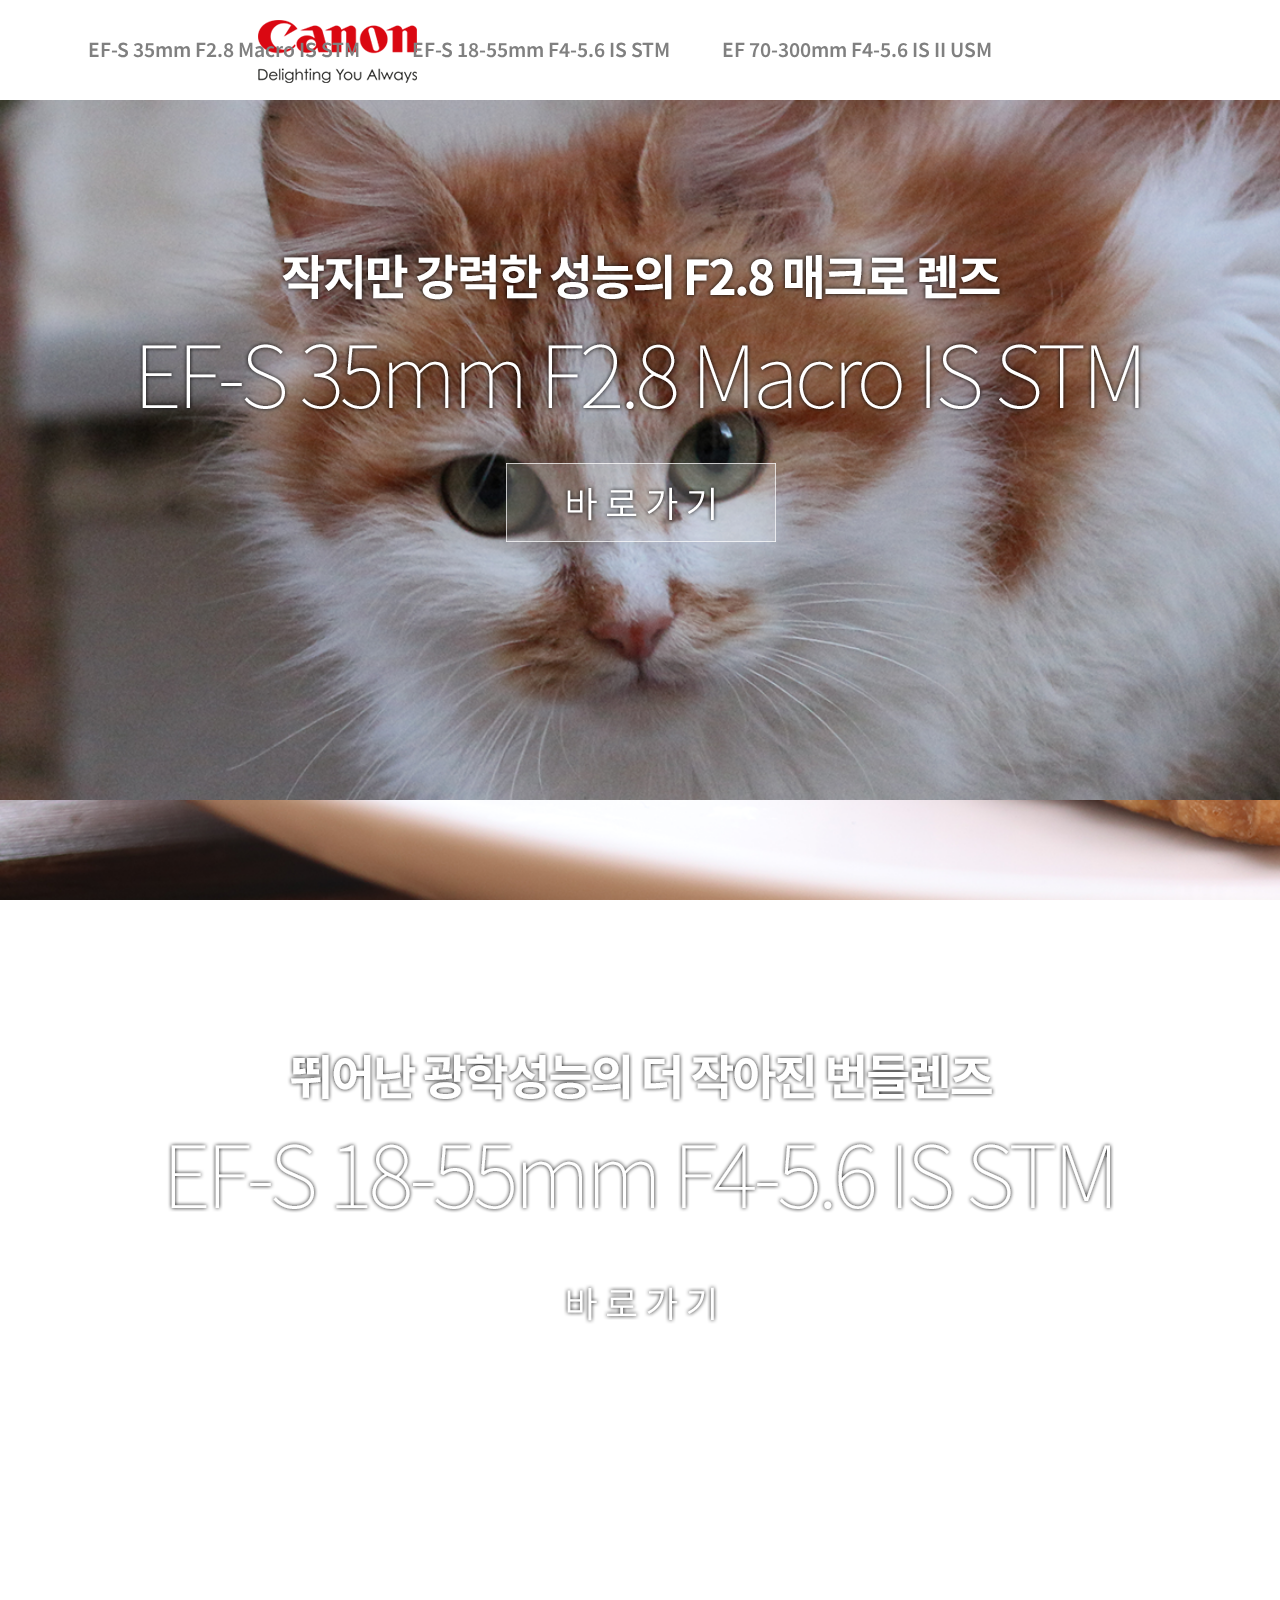
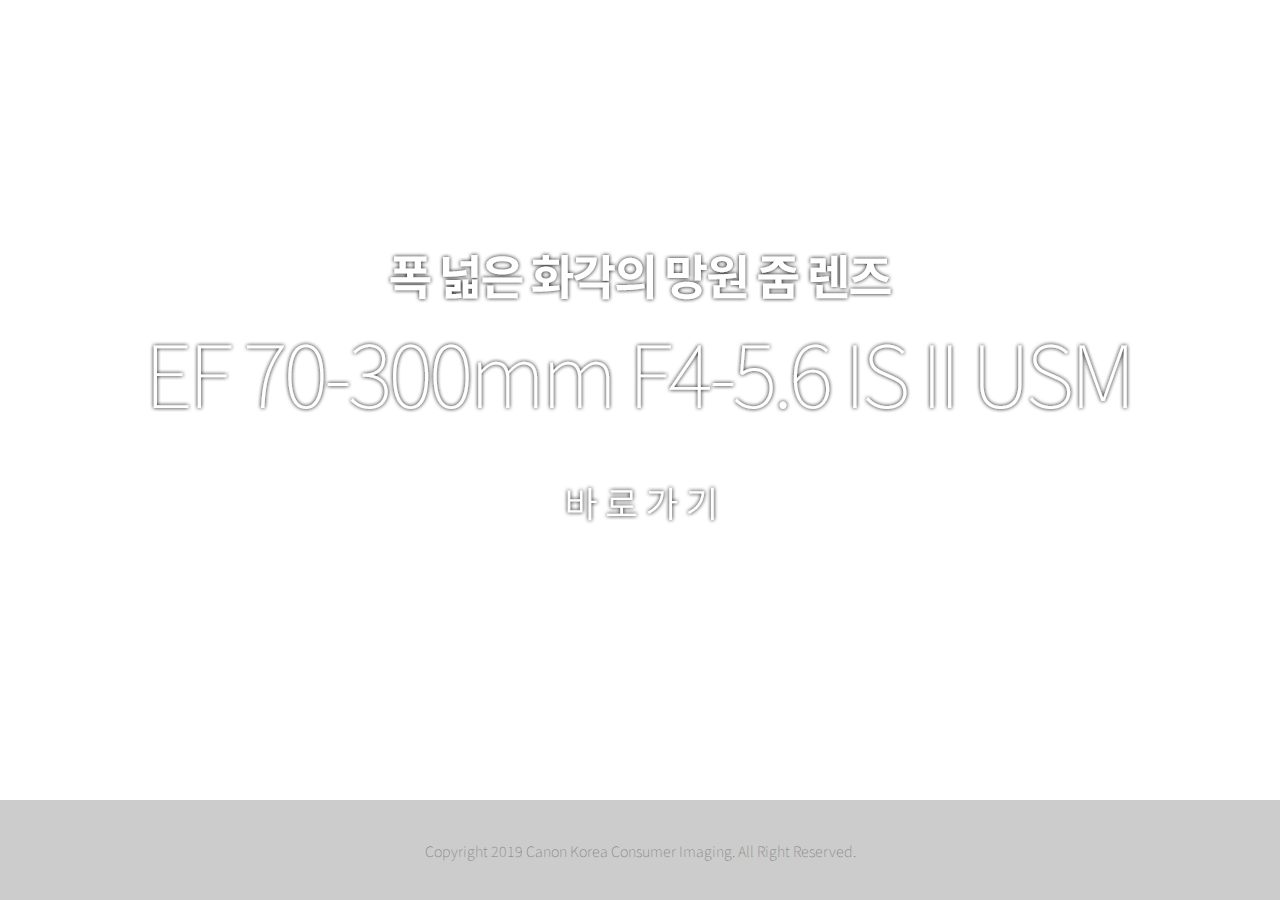
<file: index.html>
<!DOCTYPE html>
<html lang="kr">
  <head>
    <meta charset="utf-8">
    <link href="https://fonts.googleapis.com/css?family=Noto+Sans+KR" rel="stylesheet">
    <title></title>
    <style>
    body, h1{
      margin: 0px;
    }
      #scene{
        height: 800px;
        overflow: hidden;
        background-size: cover;
        background-attachment: fixed;
      }
      .one{
        background-image: url(images/index_07.png);
      }
      .two{
        background-image: url(images/index_08.png);
      }
      .three{
        background-image: url(images/index_09.png);
      }
      #scene h1{
        position: relative;
        left: 50%;
        top: 50%;
        transform: translateX(-50%) translateY(-50%);
        text-align: center;
      }
      /*---푸터적용---*/
      footer{
        height: 100px;
        background-color: rgba(0, 0, 0, 0.2);
      }
      .footer{
        position: relative;
        left: 50%;
        top: 50%;
        transform: translateX(-50%) translateY(-50%);
        text-align: center;
        font-family: 'Noto Sans KR', sans-serif;
        font-size: 0.9rem;
        font-weight: 100;
        color: gray;
      }
      /*---네비게이션 처리---*/
      .wrap{
        border: 0px solid red;
        height: 100px;
        width: 100%;
        position: fixed;
        background-color: white;
        z-index: 10;
      }
      .logo{
        border: 0px solid blue;
        display: inline-block;
        margin-left: 240px;
      }
      .nav{
       border: 0px solid green;
       position: fixed;
       right: 240px;
       top: 35px;
       display: inline-block;
       font-family: 'Noto Sans KR', sans-serif;
       font-size: 1.2rem;
       font-weight: 600;
       color: gray;
      }
      .space{
        margin-left: 3rem;
      }
      a, a:link :visited :active{
        text-decoration: none;
        color: gray;

      }
      a:hover{
        color: red;
      }
    </style>
  </head>
  <body>
    <nav class="wrap">
      <div class="logo">
        <img src="images/index_02.png">
      </div>
      <div class="nav">
        <a href="p01.html">EF-S 35mm F2.8 Macro IS STM</a>
        <span class="space"></span>
        <a href="p02.html">EF-S 18-55mm F4-5.6 IS STM</a>
        <span class="space"></span>
        <a href="p03.html">EF 70-300mm F4-5.6 IS II USM</a>
        <span class="space"></span>
      </div>
    </nav>
    <section id="scene" class="one">
      <h1><a href="p01.html"><img src="images/t001.png"></a></h1>
    </section>
    <section id="scene" class="two">
      <h1><a href="p02.html"><img src="images/t002.png"></a></h1>
    </section>
    <section id="scene" class="three">
      <h1><a href="p03.html"><img src="images/t003.png"></a></h1>
    </section>
    <footer>
      <div class="footer">
        Copyright 2019 Canon Korea Consumer Imaging. All Right Reserved.
      </div>
    </footer>
  </body>
</html>
</file>
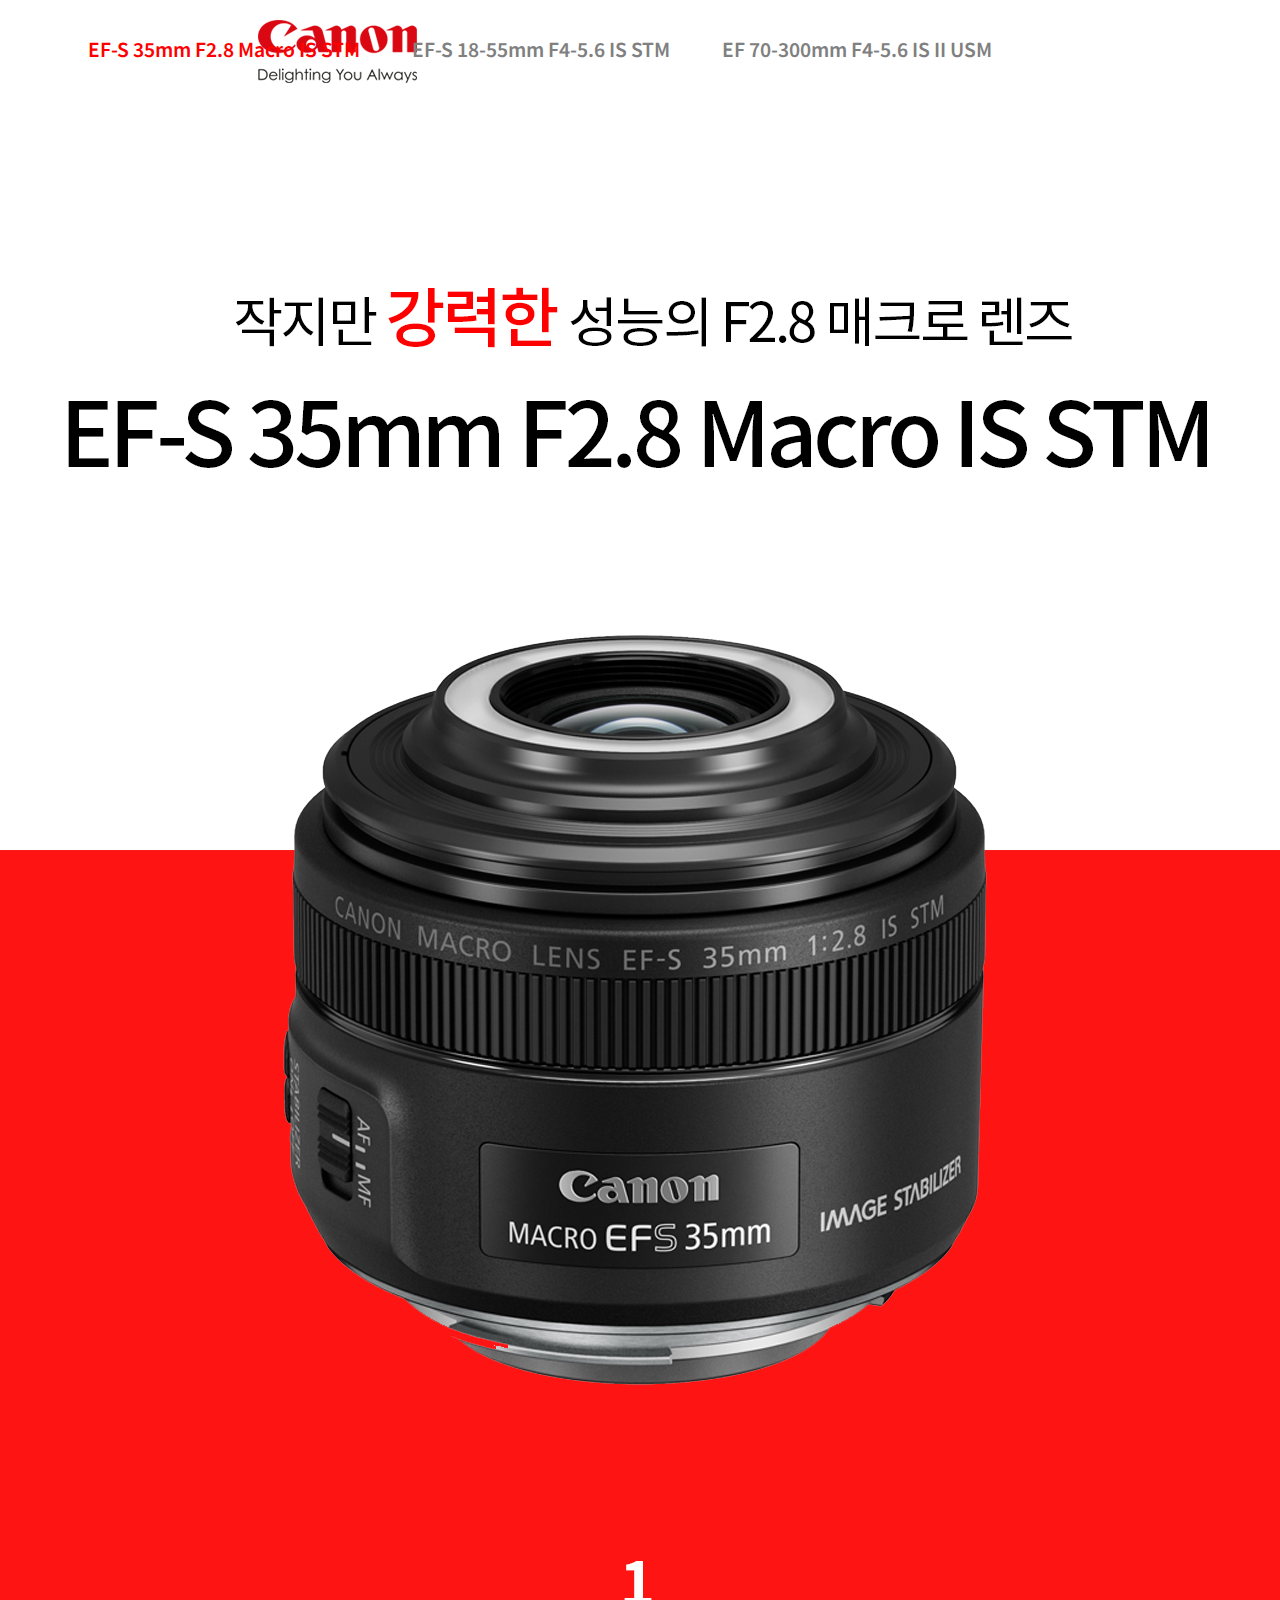
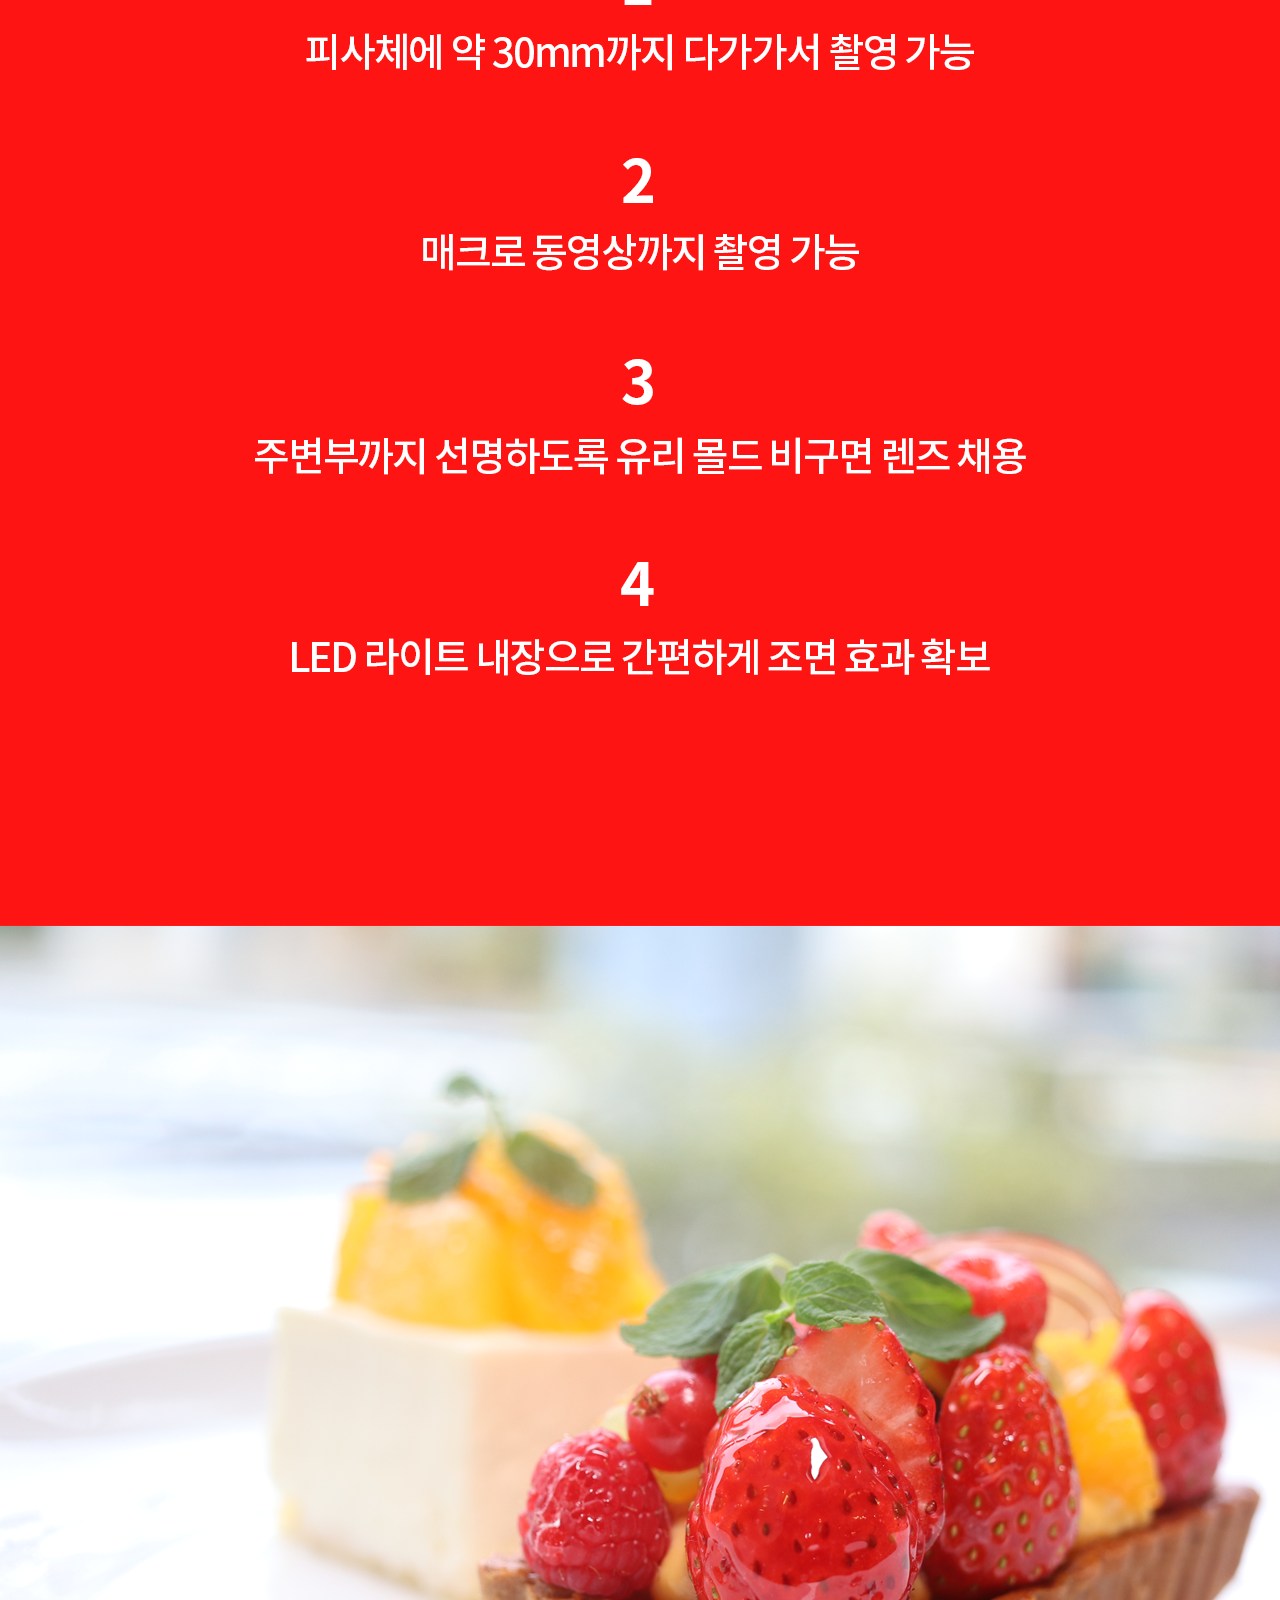
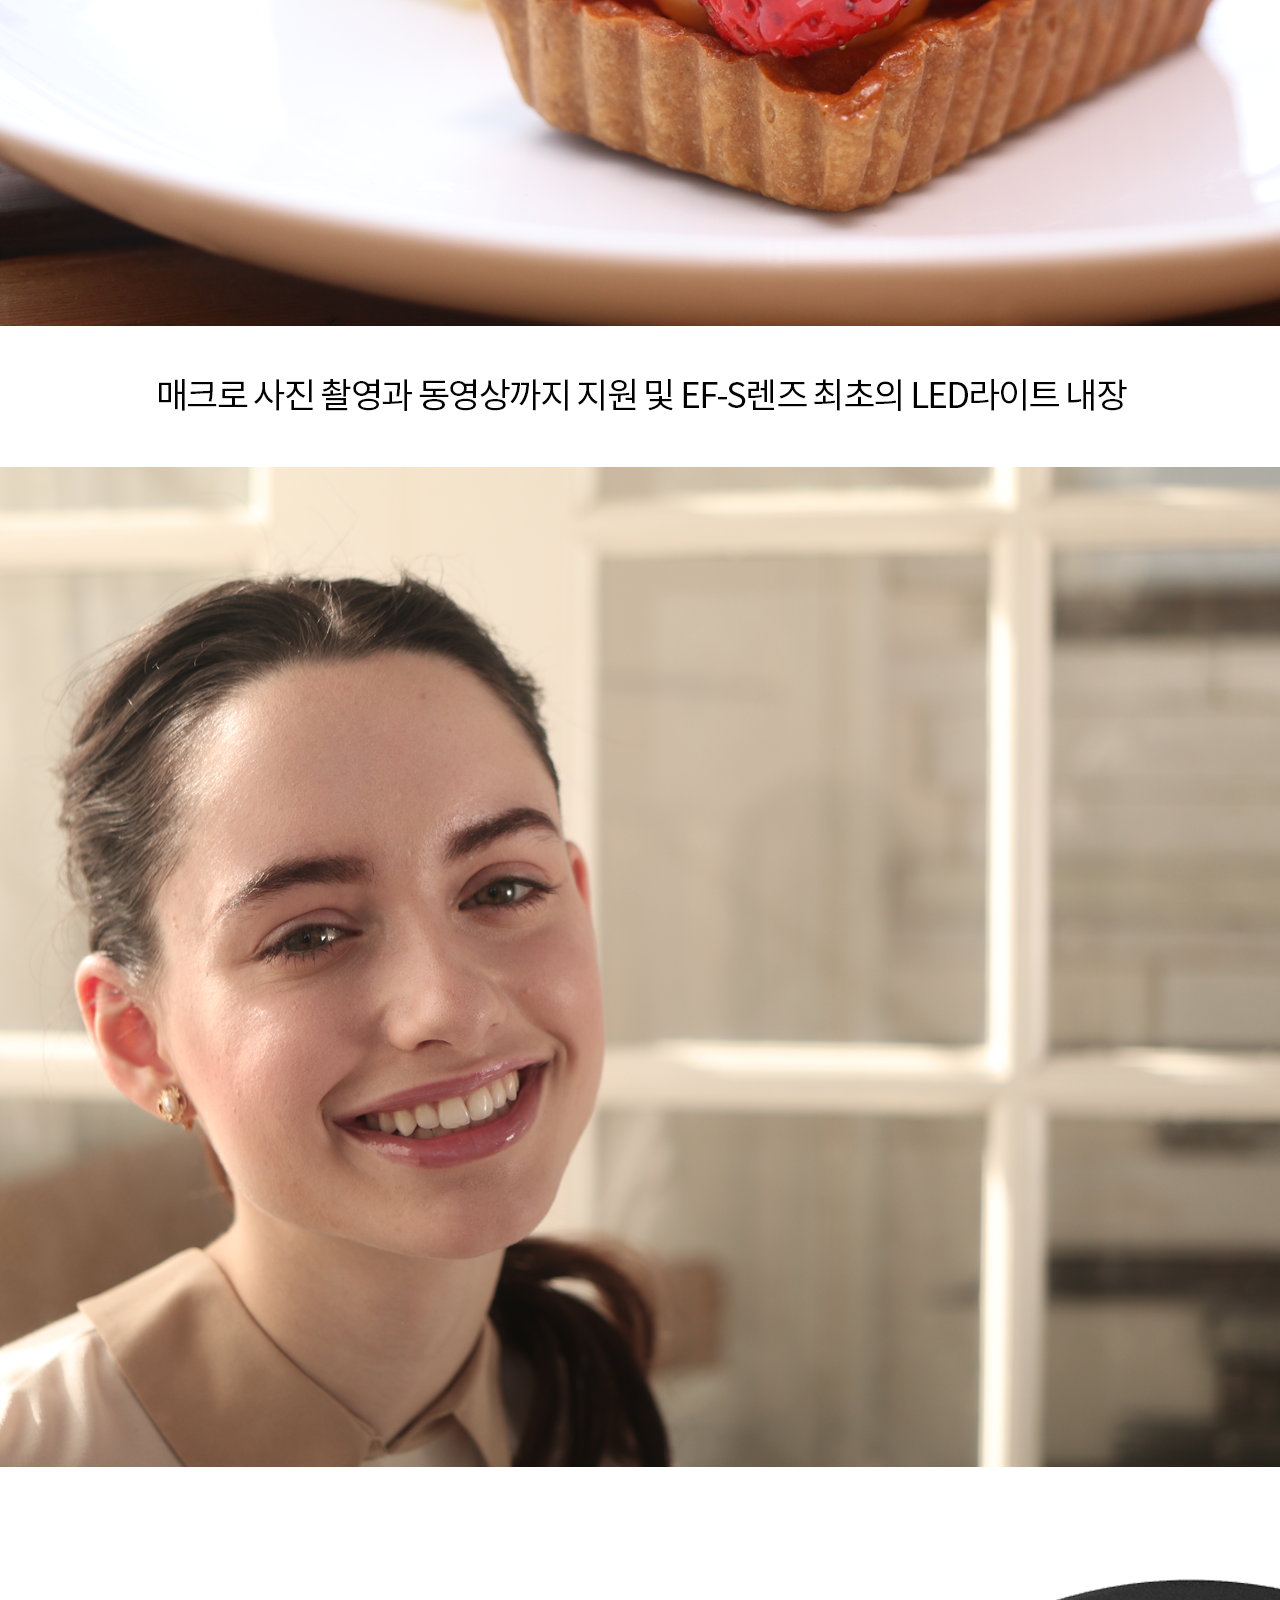
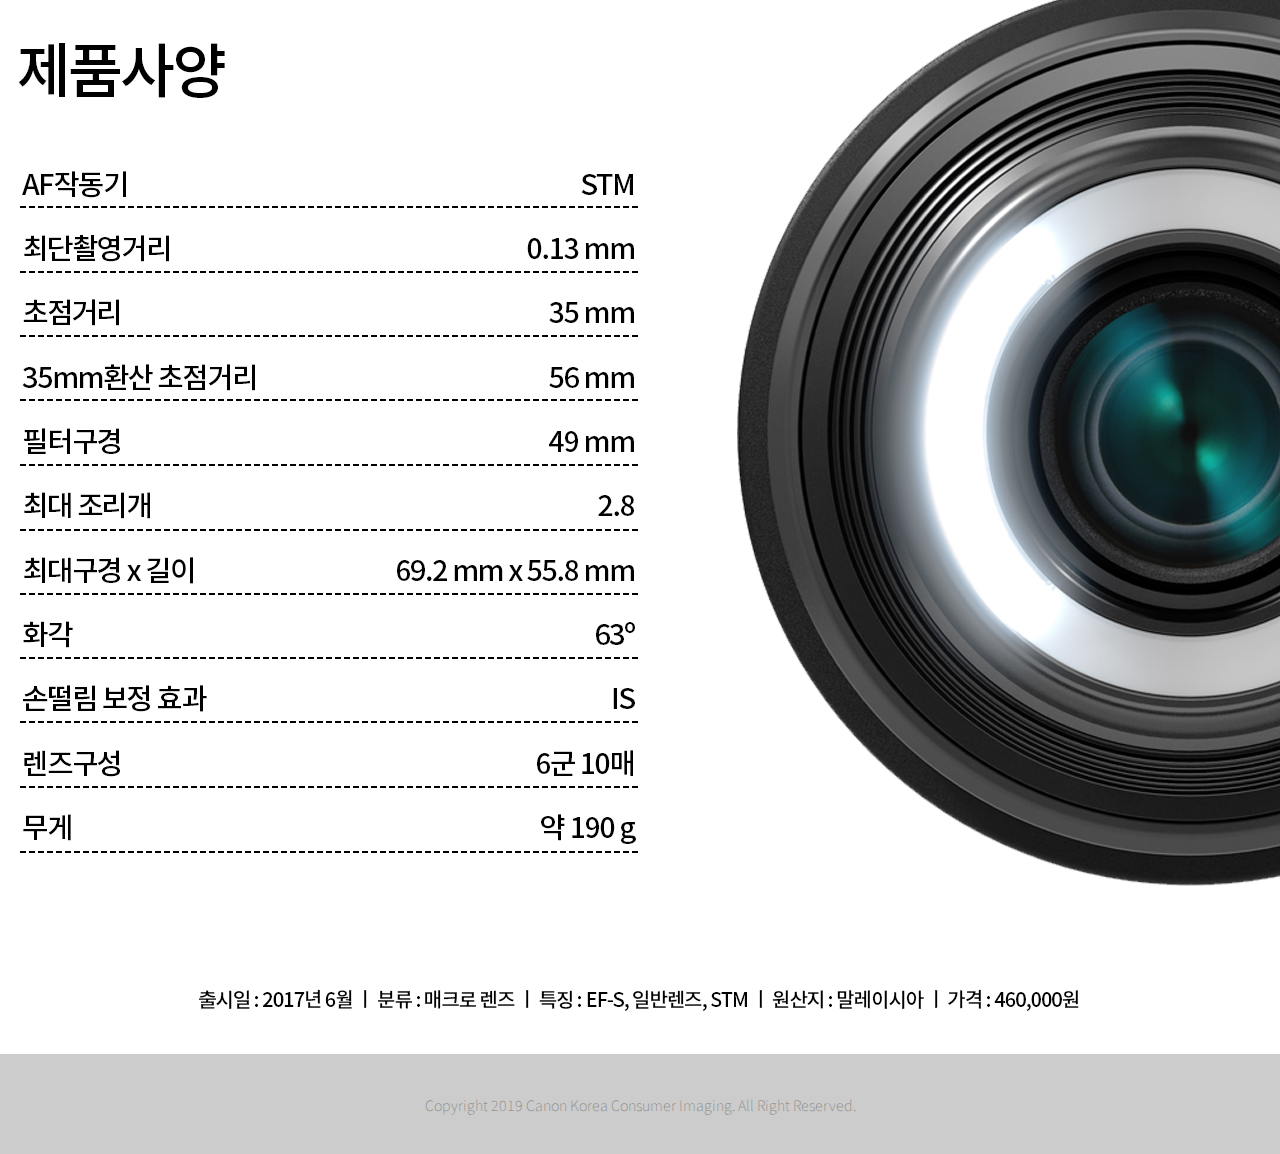
<file: p01.html>
<!DOCTYPE html>
<html lang="kr">
  <head>
    <meta charset="utf-8">
    <link rel="stylesheet" href="css.css">
    <link href="https://fonts.googleapis.com/css?family=Noto+Sans+KR" rel="stylesheet">
    <title></title>
  </head>
  <body>
    <nav class="wrap">
      <div class="logo">
        <a href="index.html">
        <img src="images/index_02.png">
        </a>
      </div>
      <div class="nav">
        <a href="p01.html" style="color: red">EF-S 35mm F2.8 Macro IS STM</a>
        <span class="space"></span>
        <a href="p02.html">EF-S 18-55mm F4-5.6 IS STM</a>
        <span class="space"></span>
        <a href="p03.html">EF 70-300mm F4-5.6 IS II USM</a>
        <span class="space"></span>
      </div>
    </nav>
      <section class="bodywrap">
        <div class="page">
          <img src="images/EF-S 35mm F2.8 Macro IS STM.png">
        </div>
      </section>
    <footer>
      <div class="footer">
        Copyright 2019 Canon Korea Consumer Imaging. All Right Reserved.
      </div>
    </footer>
  </body>
</html>
</file>
<file: css.css>
body, h1{
  margin: 0px;
}
  #scene{
    height: 800px;
    overflow: hidden;
    background-size: cover;
    background-attachment: fixed;
  }
  .one{
    background-image: url(images/index_07.png);
  }
  .two{
    background-image: url(images/index_08.png);
  }
  .three{
    background-image: url(images/index_09.png);
  }
  #scene h1{
    position: relative;
    left: 50%;
    top: 50%;
    transform: translateX(-50%) translateY(-50%);
    text-align: center;
  }
  /*---푸터적용---*/
  footer{
    height: 100px;
    background-color: rgba(0, 0, 0, 0.2);
  }
  .footer{
    position: relative;
    left: 50%;
    top: 50%;
    transform: translateX(-50%) translateY(-50%);
    text-align: center;
    font-family: 'Noto Sans KR', sans-serif;
    font-size: 0.9rem;
    font-weight: 100;
    color: gray;
  }
  /*---네비게이션 처리---*/
  .wrap{
    border: 0px solid red;
    height: 100px;
    width: 100%;
    position: static;
    background-color: white;
    z-index: 10;
  }
  .logo{
    border: 0px solid blue;
    display: inline-block;
    margin-left: 240px;
  }
  .nav{
   border: 0px solid green;
   position: absolute;
   right: 240px;
   top: 35px;
   display: inline-block;
   font-family: 'Noto Sans KR', sans-serif;
   font-size: 1.2rem;
   font-weight: 600;
   color: gray;
  }
  .space{
    margin-left: 3rem;
  }
  a, a:link :visited :active{
    text-decoration: none;
    color: gray;

  }
  a:hover{
    color: red;
  }
  /*---서브페이지 구성---*/
  .bodywrap{
    top: 100px;
    width: 100%;
    height: 100%;
  }
  .page{
    position: relative;
    width: 1440px;
    left: 50%;
    transform: translateX(-50%);
  }
</file>
